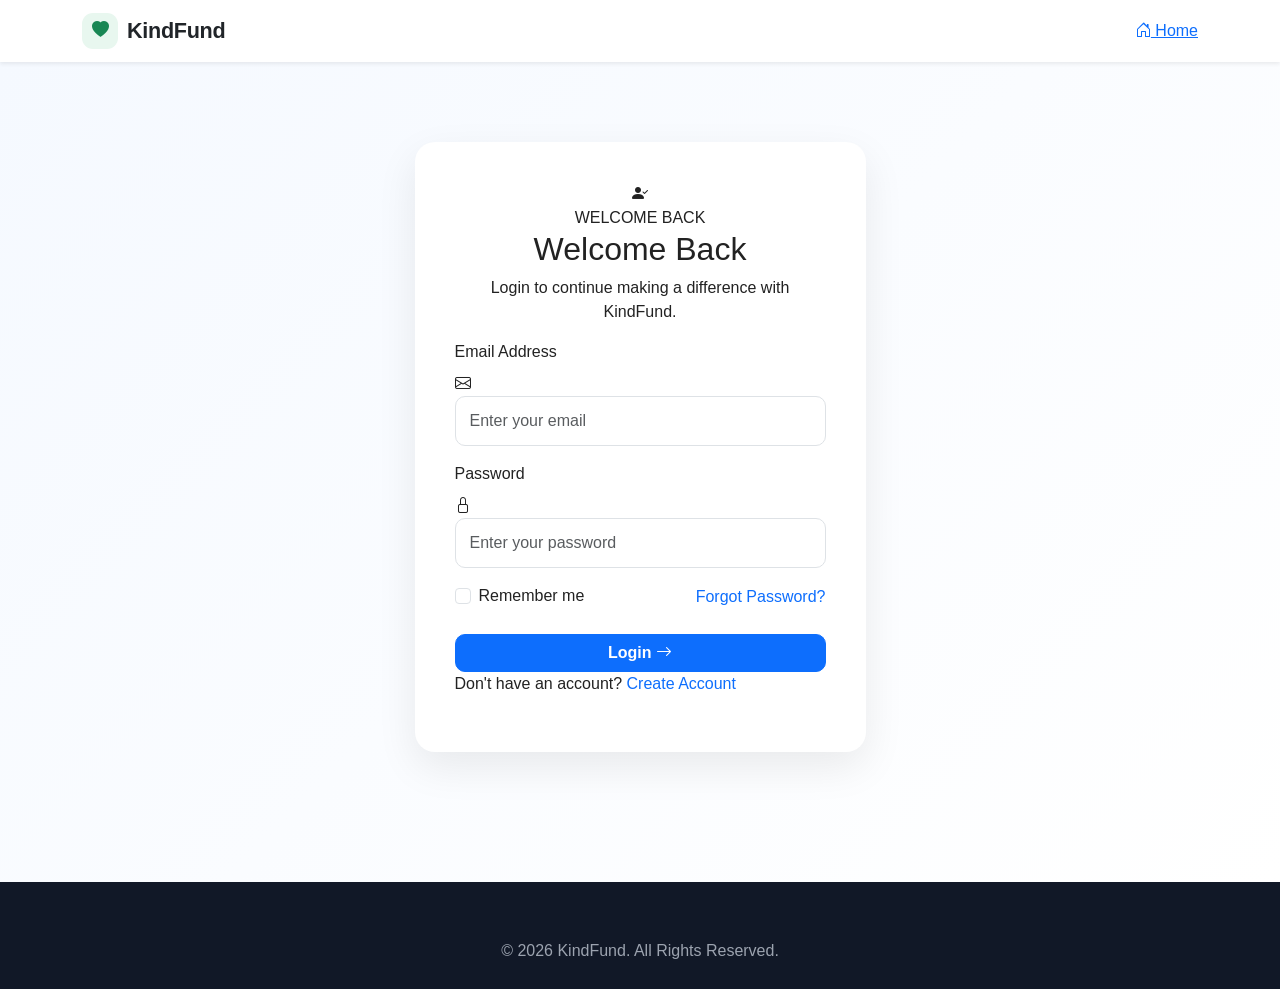
<file: dashboard.html>
<!DOCTYPE html>
<html lang="en">

<head>

    <meta charset="UTF-8">
    <meta name="viewport" content="width=device-width, initial-scale=1.0">

    <title>Dashboard | KindFund</title>

    <link href="https://cdn.jsdelivr.net/npm/bootstrap@5.3.3/dist/css/bootstrap.min.css"
          rel="stylesheet">

    <link rel="stylesheet"
          href="https://cdn.jsdelivr.net/npm/bootstrap-icons@1.11.3/font/bootstrap-icons.min.css">

    <link rel="stylesheet"
          href="css/style.css">

</head>

<body>

<!-- LOGIN CHECK -->
<script>

    if (localStorage.getItem("kindfundLoggedIn") !== "true") {

        alert("Please login to access your dashboard.");

        window.location.href = "login.html";

    }

</script>


<!-- NAVBAR -->
<nav class="navbar navbar-expand-lg bg-white shadow-sm">

    <div class="container">

        <a class="navbar-brand kindfund-logo"
           href="index.html">

            <img src="images/kindfund-logo.png"
                 alt="KindFund Logo"
                 class="kindfund-logo-img">

        </a>


        <div class="d-flex align-items-center gap-3">

            <span class="fw-semibold d-none d-md-block"
                  id="dashboardUserName">

                Welcome, Donor

            </span>


            <a href="index.html"
               class="btn btn-outline-primary"
               onclick="localStorage.removeItem('kindfundLoggedIn'); localStorage.removeItem('kindfundUser');">

                <i class="bi bi-box-arrow-right"></i>

                Logout

            </a>

        </div>

    </div>

</nav>


<!-- DASHBOARD -->
<section class="dashboard-section py-5">

    <div class="container">


        <!-- HEADING -->
        <div class="mb-4">

            <span class="home-page-kicker">

                <span class="kicker-dot"></span>

                MY DASHBOARD

            </span>


            <h1 class="fw-bold mt-2" id="dashboardWelcomeHeading">
                Welcome to KindFund
            </h1>


            <p class="text-muted">

                Track your donations and see the impact you are making.

            </p>

        </div>


        <!-- STAT CARDS -->
        <div class="row g-4 mb-5">


            <!-- TOTAL DONATIONS -->
            <div class="col-md-4">

                <div class="dashboard-stat-card">

                    <div class="dashboard-stat-icon">

                        <i class="bi bi-heart-fill"></i>

                    </div>


                    <div>

                        <p>Total Donations</p>

                        <h3 id="totalDonations">
                            ₹0
                        </h3>

                    </div>

                </div>

            </div>


            <!-- DONATIONS MADE -->
            <div class="col-md-4">

                <div class="dashboard-stat-card">

                    <div class="dashboard-stat-icon">

                        <i class="bi bi-receipt"></i>

                    </div>


                    <div>

                        <p>Donations Made</p>

                        <h3 id="donationsMade">
                            0
                        </h3>

                    </div>

                </div>

            </div>


            <!-- LIVES SUPPORTED -->
            <div class="col-md-4">

                <div class="dashboard-stat-card">

                    <div class="dashboard-stat-icon">

                        <i class="bi bi-people-fill"></i>

                    </div>


                    <div>

                        <p>Lives Supported</p>

                        <h3 id="livesSupported">
                            0+
                        </h3>

                    </div>

                </div>

            </div>

        </div>


        <!-- RECENT DONATIONS -->
        <div class="dashboard-card">


            <div class="d-flex justify-content-between align-items-center mb-4">

                <div>

                    <h4 class="fw-bold mb-1">
                        Recent Donations
                    </h4>


                    <p class="text-muted mb-0">
                        Your recent contribution history
                    </p>

                </div>


                <a href="campaigns.html"
                   class="btn btn-primary">

                    <i class="bi bi-heart"></i>

                    Donate Again

                </a>

            </div>


            <div class="table-responsive">

                <table class="table align-middle">


                    <thead>

                        <tr>

                            <th>Campaign</th>

                            <th>Category</th>

                            <th>Amount</th>

                            <th>Date</th>

                            <th>Status</th>

                        </tr>

                    </thead>


                    <tbody id="donationTableBody">

                        <tr>

                            <td colspan="5"
                                class="text-center text-muted py-4">

                                Loading donations...

                            </td>

                        </tr>

                    </tbody>


                </table>

            </div>

        </div>


        <!-- QUICK ACTIONS -->
        <div class="row g-4 mt-4">


            <!-- EXPLORE -->
            <div class="col-md-4">

                <a href="campaigns.html"
                   class="dashboard-action-card text-decoration-none">

                    <i class="bi bi-search"></i>

                    <h5>
                        Explore Campaigns
                    </h5>

                    <p>
                        Find campaigns that need your support.
                    </p>

                </a>

            </div>


            <!-- DONATION -->
            <div class="col-md-4">

                <a href="donate.html"
                   class="dashboard-action-card text-decoration-none">

                    <i class="bi bi-heart-fill"></i>

                    <h5>
                        Make a Donation
                    </h5>

                    <p>
                        Support a cause and make an impact.
                    </p>

                </a>

            </div>


            <!-- HOME -->
            <div class="col-md-4">

                <a href="index.html"
                   class="dashboard-action-card text-decoration-none">

                    <i class="bi bi-house"></i>

                    <h5>
                        Back to Home
                    </h5>

                    <p>
                        Return to the KindFund homepage.
                    </p>

                </a>

            </div>

        </div>

    </div>

</section>


<!-- FOOTER -->
<footer class="text-center py-4 bg-white border-top">

    <p class="mb-0 text-muted">

        © 2026 KindFund - Digital Donation & Charity Management

    </p>

</footer>


<!-- BOOTSTRAP -->
<script src="https://cdn.jsdelivr.net/npm/bootstrap@5.3.3/dist/js/bootstrap.bundle.min.js">
</script>


<script src="js/config.js"></script>
<!-- DASHBOARD JAVASCRIPT -->
<script>

    async function loadDashboard() {
        const storedUser = localStorage.getItem("kindfundUser");

        if (!storedUser) {
            alert("Please login first.");
            window.location.href = "login.html";
            return;
        }

        const user = JSON.parse(storedUser);

        // Update welcome headings
        const welcomeHeading = document.getElementById("dashboardWelcomeHeading");
        if (welcomeHeading) {
            welcomeHeading.textContent = "Welcome, " + (user.fullName || "Donor");
        }
        const userName = document.getElementById("dashboardUserName");
        if (userName) {
            userName.textContent = "Welcome, " + (user.fullName || "Donor");
            userName.classList.remove("d-none", "d-md-block");
        }

        let donations = [];
        try {
            const fetchFn = window.fetchWithTimeout || fetch;
            const response = await fetchFn(
                (window.API_BASE_URL || "http://localhost:8080") + "/api/donations/donor/" +
                encodeURIComponent(user.email),
                {},
                2000
            );

            if (response.ok) {
                const responseText = await response.text();
                donations = JSON.parse(responseText);
            } else {
                throw new Error("Server returned status " + response.status);
            }
        } catch (error) {
            console.warn("Backend unavailable, loading local donations:", error);
            const allDonations = window.getStoredDonations ? window.getStoredDonations() : [];
            const userEmail = (user.email || "").trim().toLowerCase();
            
            donations = allDonations.filter(d => (d.donorEmail || "").trim().toLowerCase() === userEmail);
            
            if (donations.length === 0 && userEmail === "testuser@gmail.com") {
                donations = allDonations;
            }
        }

        console.log("Dashboard Donations:", donations);

        // Update summary cards
        let totalAmount = 0;
        donations.forEach(function (donation) {
            totalAmount += Number(donation.amount || 0);
        });

        const totalDonations = document.getElementById("totalDonations");
        if (totalDonations) {
            totalDonations.textContent = "₹" + totalAmount.toLocaleString("en-IN");
        }

        const donationsMade = document.getElementById("donationsMade");
        if (donationsMade) {
            donationsMade.textContent = donations.length;
        }

        const livesSupported = document.getElementById("livesSupported");
        if (livesSupported) {
            livesSupported.textContent = (donations.length * 3) + "+";
        }

        // Populate table
        const tableBody = document.getElementById("donationTableBody");
        if (!tableBody) return;

        tableBody.innerHTML = "";

        if (donations.length === 0) {
            tableBody.innerHTML = `
                <tr>
                    <td colspan="5" class="text-center py-4 text-muted">
                        <p class="mb-2">No donations made yet.</p>
                        <a href="campaign.html" class="btn btn-sm btn-primary">
                            <i class="bi bi-heart-fill me-1"></i> Make Your First Donation
                        </a>
                    </td>
                </tr>
            `;
            return;
        }

        donations.forEach(function (donation) {
            const date = donation.donationDate ? new Date(donation.donationDate) : new Date();
            const formattedDate = date.toLocaleDateString("en-IN", {
                day: "2-digit",
                month: "short",
                year: "numeric"
            });

            const row = document.createElement("tr");
            row.innerHTML = `
                <td>
                    <strong>${donation.campaignName || "General Fund"}</strong>
                </td>
                <td>
                    <span class="badge bg-primary-subtle text-primary">
                        ${donation.category || "General"}
                    </span>
                </td>
                <td class="fw-bold text-success">
                    ₹${Number(donation.amount || 0).toLocaleString("en-IN")}
                </td>
                <td>
                    ${formattedDate}
                </td>
                <td>
                    <span class="badge bg-success-subtle text-success">
                        <i class="bi bi-check-circle-fill me-1"></i> ${donation.status || "SUCCESSFUL"}
                    </span>
                </td>
            `;
            tableBody.appendChild(row);
        });
    }

    // LOAD DASHBOARD
    loadDashboard();

</script>


</body>

</html>
</file>
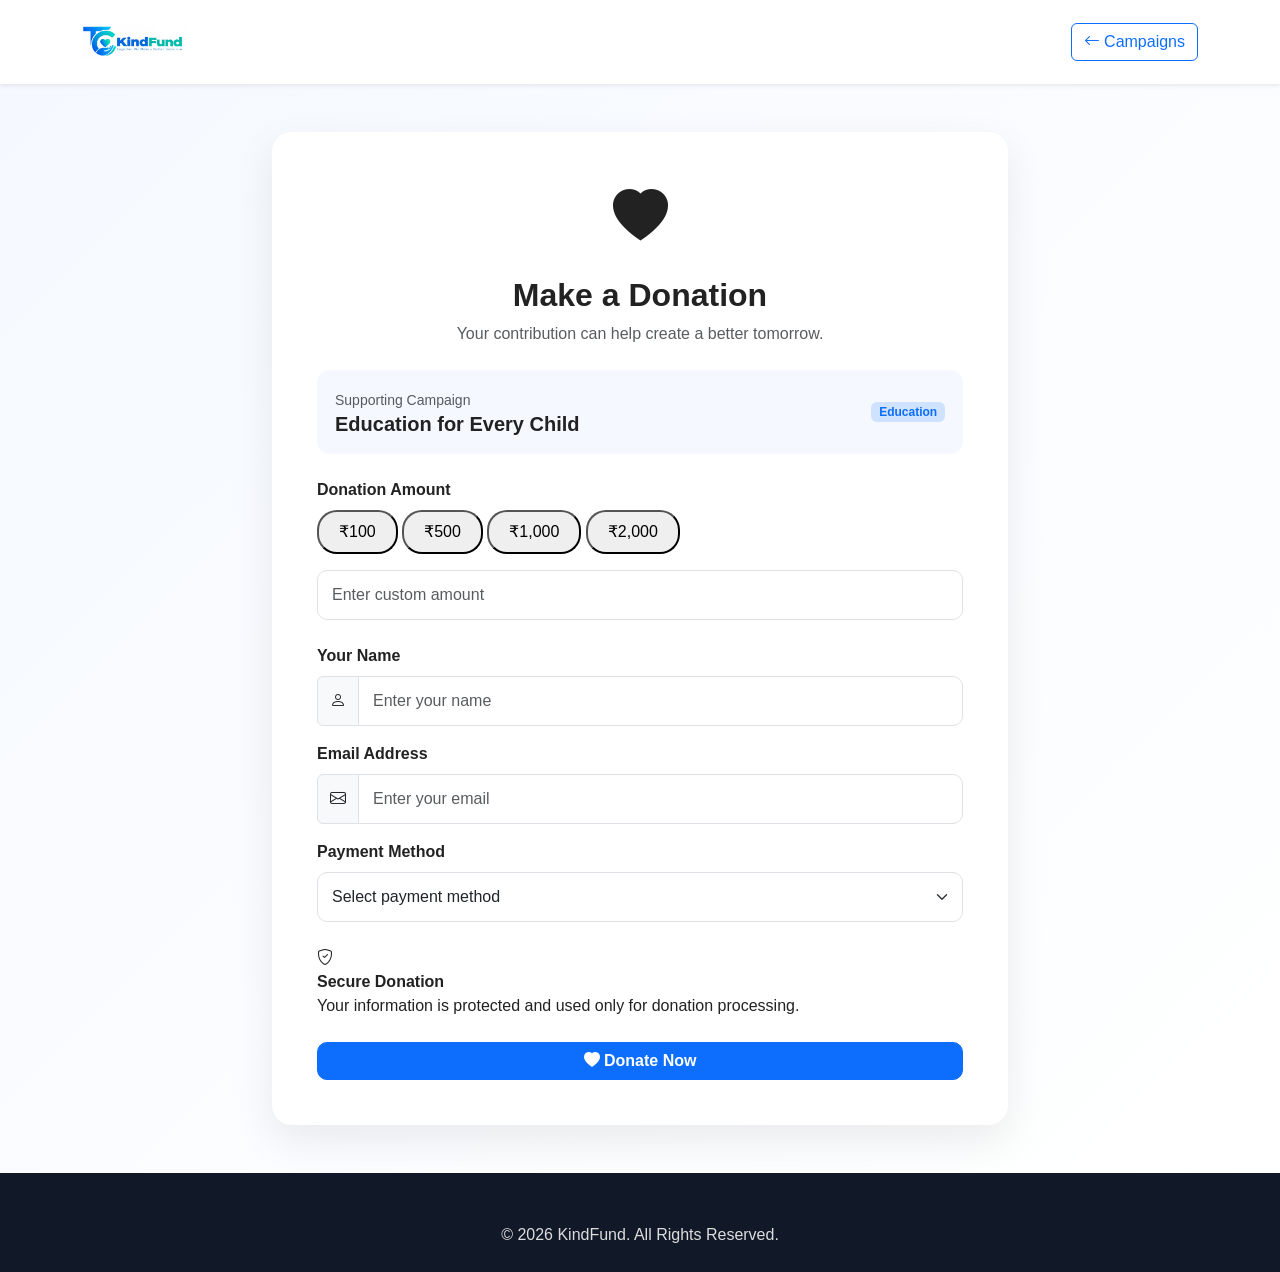
<file: donate.html>
<!DOCTYPE html>
<html lang="en">
<head>
    <meta charset="UTF-8">
    <meta name="viewport" content="width=device-width, initial-scale=1.0">

    <title>Donate - KindFund</title>

    <link href="https://cdn.jsdelivr.net/npm/bootstrap@5.3.3/dist/css/bootstrap.min.css"
          rel="stylesheet">

    <link rel="stylesheet"
          href="https://cdn.jsdelivr.net/npm/bootstrap-icons@1.11.3/font/bootstrap-icons.min.css">

    <link rel="stylesheet" href="css/style.css">
</head>

<body>

<!-- NAVBAR -->
<nav class="navbar navbar-expand-lg bg-white shadow-sm">
    <div class="container">

                 <a class="navbar-brand kindfund-logo" href="index.html">
                         <img src="images/kindfund-logo.png"
                          alt="KindFund Logo"
                      class="kindfund-logo-img">
                      </a>

        <a href="campaigns.html" 
        class="btn btn-outline-primary"
        onclick="window.location.href='campaign.html'
        ;return false;">
            <i class="bi bi-arrow-left"></i> Campaigns
        </a>

    </div>
</nav>


<!-- DONATION SECTION -->
<section class="donation-section py-5">

    <div class="container">

        <div class="row justify-content-center">

            <div class="col-lg-8">

                <div class="donation-card">

                    <!-- HEADER -->
                    <div class="text-center mb-4">

                        <div class="donation-icon">
                            <i class="bi bi-heart-fill"></i>
                        </div>

                        <h2 class="fw-bold mt-3">
                            Make a Donation
                        </h2>

                        <p class="text-muted">
                            Your contribution can help create a better tomorrow.
                        </p>

                    </div>


                    <!-- CAMPAIGN -->
                    <div class="selected-campaign mb-4">

                        <div>
                            <small class="text-muted">
                                Supporting Campaign
                            </small>

                            <h5 class="fw-bold mb-0" id="selectedCampaignTitle">
                                Education for Every Child
                            </h5>
                        </div>
                        <span class="badge bg-primary-subtle text-primary" id="selectedCampaignCategory">Education</span>

                        
                    </div>


                    <!-- FORM -->
                    <form id="donationForm">

                        <!-- AMOUNT -->
                        <div class="mb-4">

                            <label class="form-label fw-semibold">
                                Donation Amount
                            </label>

                            <div class="amount-buttons">

                                <button type="button"
                                        class="amount-btn"
                                        data-amount="100">
                                    ₹100
                                </button>

                                <button type="button"
                                        class="amount-btn"
                                        data-amount="500">
                                    ₹500
                                </button>

                                <button type="button"
                                        class="amount-btn"
                                        data-amount="1000">
                                    ₹1,000
                                </button>

                                <button type="button"
                                        class="amount-btn"
                                        data-amount="2000">
                                    ₹2,000
                                </button>

                            </div>

                            <input type="number"
                                   id="donationAmount"
                                   class="form-control mt-3"
                                   placeholder="Enter custom amount"
                                   min="1"
                                   required>

                        </div>


                        <!-- DONOR NAME -->
                        <div class="mb-3">

                            <label class="form-label fw-semibold">
                                Your Name
                            </label>

                            <div class="input-group">

                                <span class="input-group-text">
                                    <i class="bi bi-person"></i>
                                </span>

                                <input type="text" id="donorName" class="form-control" placeholder="Enter your name" required>

                            </div>

                        </div>


                        <!-- EMAIL -->
                        <div class="mb-3">

                            <label class="form-label fw-semibold">
                                Email Address
                            </label>

                            <div class="input-group">

                                <span class="input-group-text">
                                    <i class="bi bi-envelope"></i>
                                </span>

                                <input type="email" id="donorEmail" class="form-control" placeholder="Enter your email" required>

                            </div>

                        </div>


                        <!-- PAYMENT -->
                        <div class="mb-4">

                            <label class="form-label fw-semibold">
                                Payment Method
                            </label>

                            <select id="paymentMethod"
                                    class="form-select"
                                    required>

                                <option value="">
                                    Select payment method
                                </option>

                                <option value="upi">
                                    UPI
                                </option>

                                <option value="card">
                                    Debit / Credit Card
                                </option>

                                <option value="netbanking">
                                    Net Banking
                                </option>

                            </select>

                        </div>


                        <!-- SECURE INFO -->
                        <div class="secure-donation mb-4">

                            <i class="bi bi-shield-check"></i>

                            <div>
                                <strong>Secure Donation</strong>
                                <p class="mb-0">
                                    Your information is protected and used only
                                    for donation processing.
                                </p>
                            </div>

                        </div>


                        <!-- BUTTON -->
                        <button type="submit"
                                class="btn btn-primary w-100 donation-submit-btn">

                            <i class="bi bi-heart-fill"></i>
                            Donate Now

                        </button>

                    </form>

                </div>

            </div>

        </div>

    </div>

</section>


<!-- FOOTER -->
<footer class="footer-section">
    <div class="container text-center">
        <p class="mb-0">
            © 2026 KindFund. All Rights Reserved.
        </p>
    </div>
</footer>


<script src="js/config.js"></script>
<script src="js/script.js"></script>

</body>
</html>
</file>
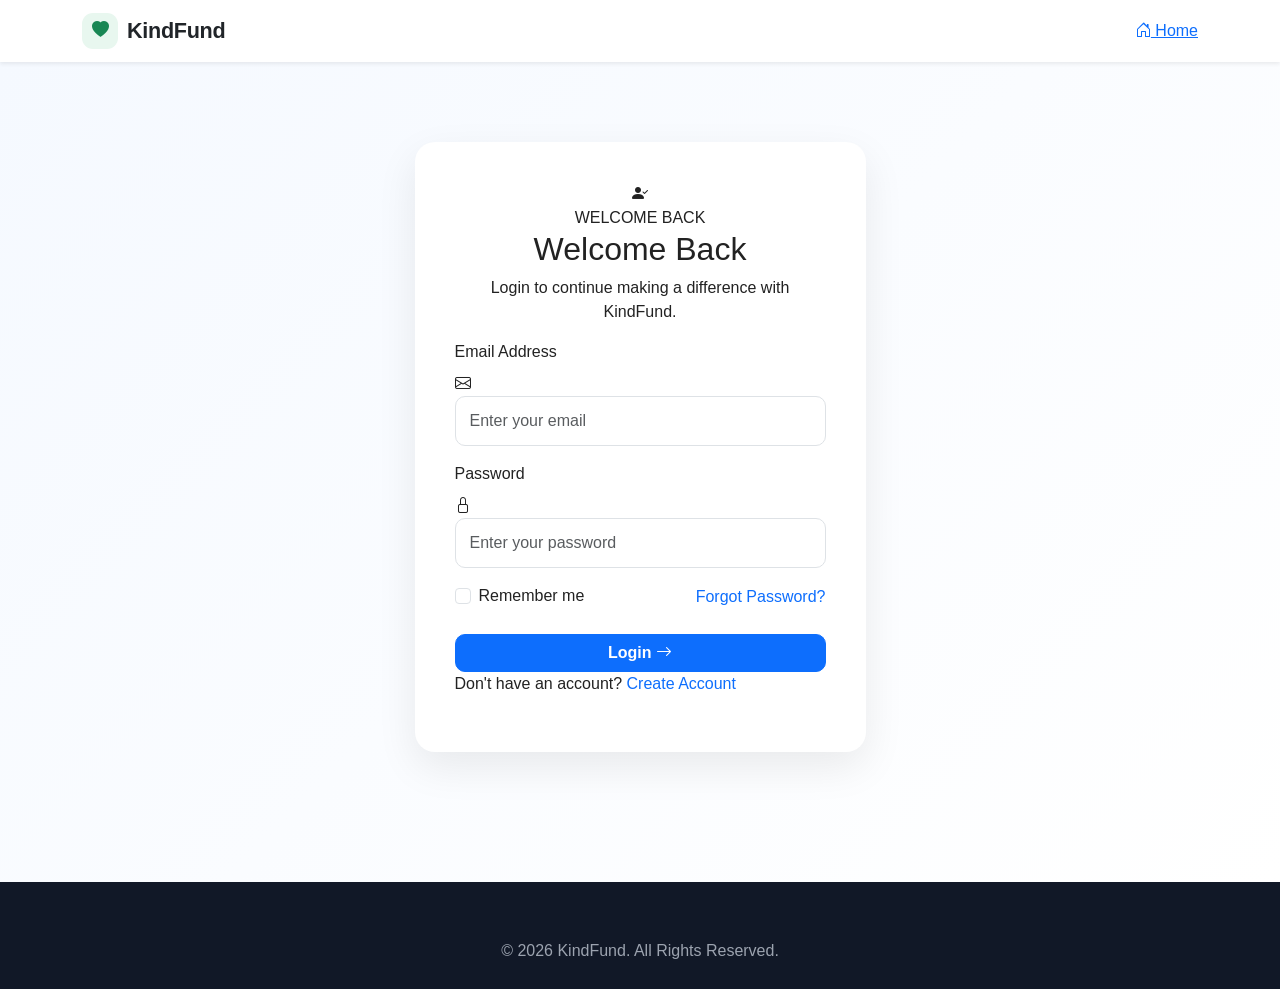
<file: login.html>
<!DOCTYPE html>
<html lang="en">

<head>

    <meta charset="UTF-8">
    <meta name="viewport" content="width=device-width, initial-scale=1.0">

    <title>Login - KindFund</title>

    <!-- Bootstrap -->
    <link href="https://cdn.jsdelivr.net/npm/bootstrap@5.3.3/dist/css/bootstrap.min.css"
          rel="stylesheet">

    <!-- Bootstrap Icons -->
    <link rel="stylesheet"
          href="https://cdn.jsdelivr.net/npm/bootstrap-icons@1.11.3/font/bootstrap-icons.min.css">

    <!-- Custom CSS -->
    <link rel="stylesheet" href="css/style.css">

</head>


<body>


<!-- ================= NAVBAR ================= -->

<nav class="navbar bg-white shadow-sm">

    <div class="container">

        <a class="navbar-brand kindfund-logo fw-bold"
           href="index.html">

            <span class="logo-mark">
                <i class="bi bi-heart-fill"></i>
            </span>

            KindFund

        </a>


        <a href="index.html"
           class="login-home-btn">

            <i class="bi bi-house-door"></i>
            Home

        </a>

    </div>

</nav>



<!-- ================= LOGIN ================= -->

<section class="login-section modern-login-section">

    <div class="container">

        <div class="row justify-content-center">

            <div class="col-md-6 col-lg-5">


                <div class="login-card modern-login-card">


                    <!-- Branding -->

                    <div class="text-center login-heading">

                        <div class="login-icon-modern">

                            <i class="bi bi-person-check-fill"></i>

                        </div>


                        <span class="login-label">
                            WELCOME BACK
                        </span>


                        <h2>
                            Welcome Back
                        </h2>


                        <p>
                            Login to continue making a difference
                            with KindFund.
                        </p>

                    </div>



                    <!-- Login Form -->

                    <form id="loginForm">


                        <!-- Email -->

                        <div class="mb-3">

                            <label class="form-label">
                                Email Address
                            </label>


                            <div class="input-icon-wrapper">

                                <i class="bi bi-envelope"></i>

                                <input type="email"
                                       class="form-control"
                                       placeholder="Enter your email"
                                       required>

                            </div>

                        </div>



                        <!-- Password -->

                        <div class="mb-3">

                            <label class="form-label">
                                Password
                            </label>


                            <div class="input-icon-wrapper">

                                <i class="bi bi-lock"></i>

                                <input type="password"
                                       class="form-control"
                                       placeholder="Enter your password"
                                       required>

                            </div>

                        </div>



                        <!-- Remember / Forgot -->

                        <div class="d-flex justify-content-between
                                    align-items-center mb-4">


                            <div class="form-check">

                                <input class="form-check-input"
                                       type="checkbox"
                                       id="remember">

                                <label class="form-check-label"
                                       for="remember">

                                    Remember me

                                </label>

                            </div>


                            <a href="#"
                               class="forgot-link">

                                Forgot Password?

                            </a>

                        </div>



                        <!-- Login Button -->

                        <button type="submit"
                                class="btn btn-primary w-100 login-submit-btn">

                            Login

                            <i class="bi bi-arrow-right"></i>

                        </button>


                    </form>



                    <!-- Register -->

                    <div class="login-register-link">

                        <p>

                            Don't have an account?

                            <a href="register.html">
                                Create Account
                            </a>

                        </p>

                    </div>


                </div>

            </div>

        </div>

    </div>

</section>



<!-- ================= FOOTER ================= -->

<footer class="modern-footer">

    <div class="container text-center">

        <p class="mb-0">
            © 2026 KindFund. All Rights Reserved.
        </p>

    </div>

</footer>



<!-- Bootstrap JS -->

<script src="https://cdn.jsdelivr.net/npm/bootstrap@5.3.3/dist/js/bootstrap.bundle.min.js"></script>


<!-- Custom JS -->

<script src="js/config.js"></script>
<script src="js/script.js"></script>


</body>

</html>
</file>
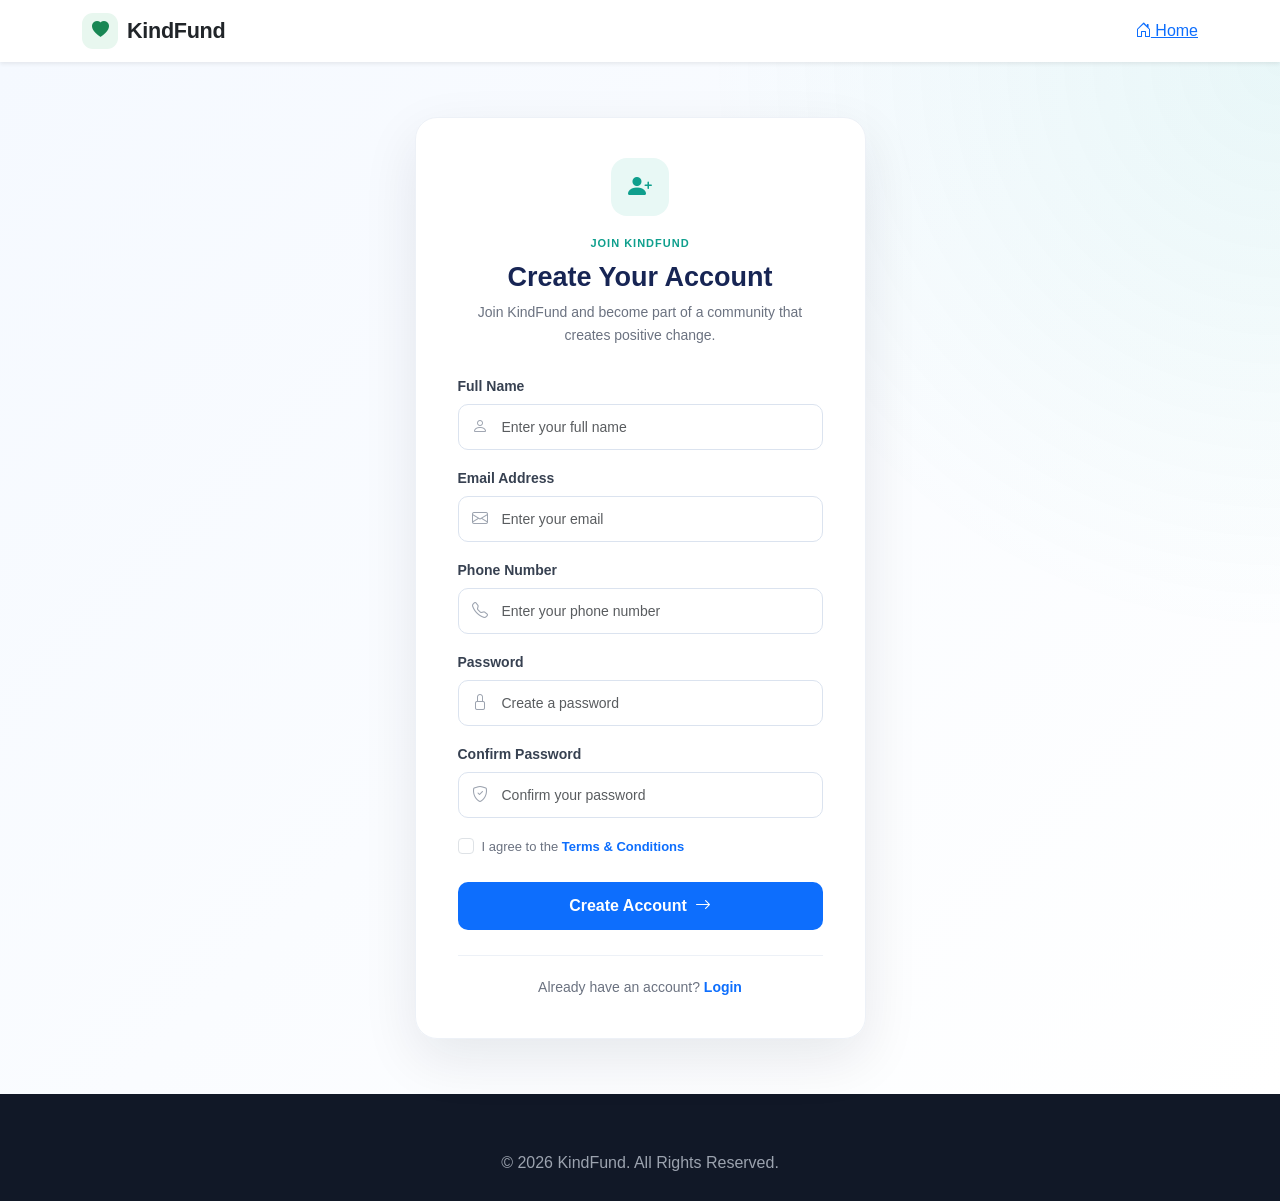
<file: register.html>
<!DOCTYPE html>
<html lang="en">

<head>

    <meta charset="UTF-8">
    <meta name="viewport" content="width=device-width, initial-scale=1.0">

    <title>Register - KindFund</title>

    <!-- Bootstrap -->
    <link href="https://cdn.jsdelivr.net/npm/bootstrap@5.3.3/dist/css/bootstrap.min.css"
          rel="stylesheet">

    <!-- Bootstrap Icons -->
    <link rel="stylesheet"
          href="https://cdn.jsdelivr.net/npm/bootstrap-icons@1.11.3/font/bootstrap-icons.min.css">

    <!-- Custom CSS -->
    <link rel="stylesheet" href="css/style.css">

</head>


<body>


<!-- ================= NAVBAR ================= -->

<nav class="navbar bg-white shadow-sm">

    <div class="container">

        <a class="navbar-brand kindfund-logo fw-bold"
           href="index.html">

            <span class="logo-mark">
                <i class="bi bi-heart-fill"></i>
            </span>

            KindFund

        </a>


        <a href="index.html"
           class="login-home-btn">

            <i class="bi bi-house-door"></i>
            Home

        </a>

    </div>

</nav>



<!-- ================= REGISTER ================= -->

<section class="register-section modern-register-section">

    <div class="container">

        <div class="row justify-content-center">

            <div class="col-md-7 col-lg-5">


                <div class="register-card modern-register-card">


                    <!-- Heading -->

                    <div class="text-center register-heading">

                        <div class="register-icon-modern">

                            <i class="bi bi-person-plus-fill"></i>

                        </div>


                        <span class="register-label">
                            JOIN KINDFUND
                        </span>


                        <h2>
                            Create Your Account
                        </h2>


                        <p>
                            Join KindFund and become part of a
                            community that creates positive change.
                        </p>

                    </div>



                    <!-- Register Form -->

                    <form id="registerForm">


                        <!-- Full Name -->

                        <div class="mb-3">

                            <label class="form-label">
                                Full Name
                            </label>


                            <div class="input-icon-wrapper">

                                <i class="bi bi-person"></i>

                                <input type="text"
                                       class="form-control"
                                       placeholder="Enter your full name"
                                       required>

                            </div>

                        </div>



                        <!-- Email -->

                        <div class="mb-3">

                            <label class="form-label">
                                Email Address
                            </label>


                            <div class="input-icon-wrapper">

                                <i class="bi bi-envelope"></i>

                                <input type="email"
                                       class="form-control"
                                       placeholder="Enter your email"
                                       required>

                            </div>

                        </div>



                        <!-- Phone -->

                        <div class="mb-3">

                            <label class="form-label">
                                Phone Number
                            </label>


                            <div class="input-icon-wrapper">

                                <i class="bi bi-telephone"></i>

                                <input type="tel"
                                       class="form-control"
                                       placeholder="Enter your phone number"
                                       minlength="10"
                                       maxlength="10"
                                       inputmode="numeric"
                                       required>

                            </div>

                        </div>



                        <!-- Password -->

                        <div class="mb-3">

                            <label class="form-label">
                                Password
                            </label>


                            <div class="input-icon-wrapper">

                                <i class="bi bi-lock"></i>

                                <input type="password"
                                       class="form-control"
                                       placeholder="Create a password"
                                       required>

                            </div>

                        </div>



                        <!-- Confirm Password -->

                        <div class="mb-3">

                            <label class="form-label">
                                Confirm Password
                            </label>


                            <div class="input-icon-wrapper">

                                <i class="bi bi-shield-check"></i>

                                <input type="password"
                                       class="form-control"
                                       placeholder="Confirm your password"
                                       required>

                            </div>

                        </div>



                        <!-- Terms -->

                        <div class="form-check mb-4">

                            <input class="form-check-input"
                                   type="checkbox"
                                   id="terms"
                                   required>


                            <label class="form-check-label"
                                   for="terms">

                                I agree to the
                                <a href="#" class="terms-link">
                                    Terms & Conditions
                                </a>

                            </label>

                        </div>



                        <!-- Create Account -->

                        <button type="submit"
                                class="btn btn-primary w-100 register-submit-btn">

                            Create Account

                            <i class="bi bi-arrow-right"></i>

                        </button>


                    </form>



                    <!-- Login -->

                    <div class="register-login-link">

                        <p>

                            Already have an account?

                            <a href="login.html">
                                Login
                            </a>

                        </p>

                    </div>


                </div>

            </div>

        </div>

    </div>

</section>



<!-- ================= FOOTER ================= -->

<footer class="modern-footer">

    <div class="container text-center">

        <p class="mb-0">
            © 2026 KindFund. All Rights Reserved.
        </p>

    </div>

</footer>



<!-- Bootstrap JS -->

<script src="https://cdn.jsdelivr.net/npm/bootstrap@5.3.3/dist/js/bootstrap.bundle.min.js"></script>


<!-- Custom JS -->

<script src="js/config.js"></script>
<script src="js/script.js"></script>


</body>

</html>
</file>
<file: css/style.css>
/* ================= GENERAL ================= */

body {
    font-family: Arial, sans-serif;
    color: #222;
}

html {
    scroll-behavior: smooth;
}

.navbar-brand {
    font-size: 1.5rem;
}

.nav-link {
    font-weight: 500;
}


/* ================= HERO ================= */

.hero-section {
    padding: 100px 0;
    background: linear-gradient(135deg, #f5f9ff, #ffffff);
    min-height: 600px;
}

.hero-card {
    background: white;
    padding: 50px 30px;
    border-radius: 25px;
    box-shadow: 0 15px 40px rgba(0, 0, 0, 0.08);
}

.heart-icon {
    font-size: 80px;
    margin-bottom: 20px;
}


/* ================= STATS ================= */

.stats-section {
    background: white;
}


/* ================= CAMPAIGNS ================= */

.campaign-card {
    border: none;
    border-radius: 15px;
    overflow: hidden;
    transition: 0.3s;
}

.campaign-card:hover {
    transform: translateY(-8px);
}

.campaign-image {
    height: 180px;
    display: flex;
    align-items: center;
    justify-content: center;
    font-size: 70px;
}

.education {
    background: #e8f1ff;
}

.medical {
    background: #ffe9e9;
}

.food {
    background: #fff4d8;
}


/* ================= ABOUT ================= */

.about-box {
    background: #f8f9fa;
    padding: 35px;
    border-radius: 20px;
}

.about-item {
    display: flex;
    gap: 20px;
    margin-bottom: 25px;
}

.about-item:last-child {
    margin-bottom: 0;
}

.about-item span {
    font-size: 35px;
}

.about-item h5 {
    margin-bottom: 5px;
}

.about-item p {
    color: #777;
    margin: 0;
}


/* ================= CTA ================= */

.cta-section {
    background: #0d6efd;
    color: white;
}


/* ================= FOOTER ================= */

.footer-section {
    background: #111827;
    color: #ddd;
    padding: 50px 0 25px;
}

.footer-section a {
    display: block;
    color: #aaa;
    text-decoration: none;
    margin-bottom: 10px;
}

.footer-section a:hover {
    color: white;
}

.footer-section hr {
    border-color: #444;
}


/* ================= RESPONSIVE ================= */

@media (max-width: 768px) {

    .hero-section {
        padding: 70px 0;
    }

    .hero-section h1 {
        font-size: 2.4rem;
    }

}
/* ================= REGISTER PAGE ================= */

.register-section {
    min-height: calc(100vh - 80px);
    padding: 70px 0;
    background: linear-gradient(135deg, #f5f9ff, #ffffff);
}

.register-card {
    background: white;
    padding: 40px;
    border-radius: 20px;
    box-shadow: 0 15px 40px rgba(0, 0, 0, 0.08);
}

.register-icon {
    font-size: 50px;
    margin-bottom: 10px;
}

.register-card .form-control {
    padding: 12px 14px;
    border-radius: 10px;
}

.register-card .form-control:focus {
    box-shadow: 0 0 0 0.2rem rgba(13, 110, 253, 0.15);
}

.register-card .btn-primary {
    border-radius: 10px;
    font-weight: 600;
}

@media (max-width: 576px) {

    .register-section {
        padding: 40px 15px;
    }

    .register-card {
        padding: 25px 20px;
    }

}
/* ================= LOGIN PAGE ================= */

.login-section {
    min-height: calc(100vh - 80px);
    padding: 80px 0;
    background: linear-gradient(135deg, #f5f9ff, #ffffff);
}

.login-card {
    background: white;
    padding: 40px;
    border-radius: 20px;
    box-shadow: 0 15px 40px rgba(0, 0, 0, 0.08);
}

.login-icon {
    font-size: 50px;
    margin-bottom: 10px;
}

.login-card .form-control {
    padding: 12px 14px;
    border-radius: 10px;
}

.login-card .form-control:focus {
    box-shadow: 0 0 0 0.2rem rgba(13, 110, 253, 0.15);
}

.login-card .btn-primary {
    border-radius: 10px;
    font-weight: 600;
}

.login-card a {
    text-decoration: none;
}

@media (max-width: 576px) {

    .login-section {
        padding: 40px 15px;
    }

    .login-card {
        padding: 25px 20px;
    }

}
/* ================= CAMPAIGNS PAGE ================= */

.campaign-header {
    padding: 70px 0 40px;
    background: linear-gradient(135deg, #f5f9ff, #ffffff);
}

.search-box {
    padding: 13px 18px;
    border-radius: 12px;
}

.category-btn {
    margin: 5px;
    border-radius: 20px;
    padding: 8px 18px;
}

.campaign-page-card {
    border: none;
    border-radius: 15px;
    overflow: hidden;
    transition: 0.3s;
}

.campaign-page-card:hover {
    transform: translateY(-7px);
    box-shadow: 0 15px 30px rgba(0, 0, 0, 0.10) !important;
}

.campaign-page-card .campaign-image {
    height: 190px;
}

.campaign-page-card .progress {
    height: 8px;
    border-radius: 10px;
}

.campaign-page-card .progress-bar {
    border-radius: 10px;
}

.campaign-page-card .btn {
    border-radius: 10px;
}
/* ================= DONATION PAGE ================= */

.donation-section {
    min-height: calc(100vh - 80px);
    padding: 70px 0;
    background: linear-gradient(135deg, #f5f9ff, #ffffff);
}

.donation-card {
    background: white;
    padding: 45px;
    border-radius: 20px;
    box-shadow: 0 15px 40px rgba(0, 0, 0, 0.08);
}

.donation-icon {
    font-size: 55px;
    margin-bottom: 10px;
}

.selected-campaign {
    background: #f5f9ff;
    border-radius: 12px;
    padding: 18px;
    margin-bottom: 30px;

    display: flex;
    justify-content: space-between;
    align-items: center;
}

.donation-card .form-control,
.donation-card .form-select {
    padding: 12px 14px;
    border-radius: 10px;
}

.quick-amounts {
    display: flex;
    gap: 10px;
    flex-wrap: wrap;
}

.amount-btn {
    border-radius: 20px;
    padding: 8px 20px;
}

.donation-card .btn-primary {
    border-radius: 10px;
    font-weight: 600;
}

@media (max-width: 576px) {

    .donation-section {
        padding: 40px 15px;
    }

    .donation-card {
        padding: 25px 20px;
    }

    .selected-campaign {
        flex-direction: column;
        align-items: flex-start;
        gap: 10px;
    }

}
/* =========================================================
   MODERN KINDFUND HOME PAGE
   ========================================================= */


/* ================= LOGO ================= */

.kindfund-logo {
    font-size: 1.5rem;
    color: #172554;
}

.logo-heart {
    color: #e63946;
    margin-right: 7px;
}


/* ================= NAVBAR ================= */

.nav-link {
    font-weight: 500;
    color: #374151;
    margin-left: 8px;
}

.nav-link:hover,
.nav-link.active {
    color: #0d6efd;
}

.nav-login,
.nav-register {
    border-radius: 9px;
    padding: 8px 17px;
}


/* ================= HERO ================= */

.modern-hero {
    padding: 80px 0;
    background:
        linear-gradient(135deg, #f5f9ff 0%, #ffffff 55%, #eef6ff 100%);
}

.hero-badge {
    display: inline-flex;
    align-items: center;
    gap: 7px;
    padding: 7px 14px;
    background: #e8f2ff;
    color: #0d6efd;
    border-radius: 30px;
    font-size: 14px;
    font-weight: 600;
}

.hero-badge i {
    color: #e63946;
}

.hero-title {
    font-size: 3.7rem;
    line-height: 1.12;
    font-weight: 800;
    color: #111827;
    margin-top: 20px;
}

.hero-title span {
    color: #0d6efd;
}

.hero-description {
    font-size: 1.12rem;
    line-height: 1.7;
    color: #6b7280;
    max-width: 600px;
}

.hero-buttons {
    margin-top: 28px;
}

.hero-buttons .btn {
    border-radius: 11px;
    padding: 12px 22px;
    font-weight: 600;
}

.hero-donate-btn {
    box-shadow: 0 8px 20px rgba(13, 110, 253, 0.22);
}

.hero-trust {
    display: flex;
    gap: 25px;
    flex-wrap: wrap;
    color: #6b7280;
    font-size: 14px;
}

.hero-trust i {
    color: #198754;
    margin-right: 5px;
}


/* ================= GIVE HOPE CARD ================= */

.hope-card {
    background: white;
    border-radius: 25px;
    overflow: hidden;
    box-shadow: 0 20px 50px rgba(0, 0, 0, 0.12);
}

.hope-image {
    width: 100%;
    height: 300px;
    object-fit: cover;
    display: block;
}

.hope-content {
    padding: 25px 28px 28px;
}

.hope-title {
    display: flex;
    align-items: center;
    gap: 15px;
}

.hope-title h3 {
    margin: 0;
    font-weight: 700;
    color: #172554;
}

.hope-title p {
    margin: 5px 0 0;
    color: #6b7280;
}

.hope-icon {
    width: 50px;
    height: 50px;
    border-radius: 14px;
    display: flex;
    align-items: center;
    justify-content: center;
    background: #eaf2ff;
    color: #0d6efd;
    font-size: 22px;
}

.hope-stats {
    display: flex;
    align-items: center;
    margin-top: 25px;
}

.hope-stats h4 {
    margin: 0;
    font-size: 1.6rem;
    font-weight: 800;
    color: #111827;
}

.hope-stats span {
    color: #6b7280;
    font-size: 13px;
}

.hope-stats > div:not(.hope-divider) {
    flex: 1;
}

.hope-divider {
    height: 45px;
    width: 1px;
    background: #d1d5db;
}


/* ================= IMPACT STATS ================= */

.impact-section {
    padding: 55px 0;
    background: white;
}

.impact-card {
    padding: 27px;
    border-radius: 18px;
    min-height: 190px;
    transition: 0.3s ease;
    border: 1px solid rgba(0, 0, 0, 0.03);
}

.impact-card:hover {
    transform: translateY(-7px);
    box-shadow: 0 15px 35px rgba(0, 0, 0, 0.09);
}

.impact-icon {
    width: 48px;
    height: 48px;
    border-radius: 13px;
    display: flex;
    align-items: center;
    justify-content: center;
    font-size: 22px;
    margin-bottom: 18px;
}

.impact-card h2 {
    font-size: 1.8rem;
    font-weight: 800;
    margin: 0;
}

.impact-card p {
    font-weight: 600;
    margin: 5px 0;
}

.impact-card small {
    color: #6b7280;
    font-size: 12px;
}


/* Green */

.impact-green {
    background: #edf9f2;
}

.impact-green .impact-icon {
    background: #d4f2df;
    color: #198754;
}

.impact-green h2 {
    color: #116b43;
}


/* Blue */

.impact-blue {
    background: #edf5ff;
}

.impact-blue .impact-icon {
    background: #d8e9ff;
    color: #0d6efd;
}

.impact-blue h2 {
    color: #174ea6;
}


/* Orange */

.impact-orange {
    background: #fff6e9;
}

.impact-orange .impact-icon {
    background: #ffe8bf;
    color: #e88900;
}

.impact-orange h2 {
    color: #a95f00;
}


/* Purple */

.impact-purple {
    background: #f3efff;
}

.impact-purple .impact-icon {
    background: #e5dcff;
    color: #6f42c1;
}

.impact-purple h2 {
    color: #55319b;
}


/* ================= POPULAR CAMPAIGNS ================= */

.popular-section {
    padding: 75px 0;
    background: #f8fafc;
}

.section-heading {
    display: flex;
    justify-content: space-between;
    align-items: end;
    gap: 30px;
    margin-bottom: 35px;
}

.section-heading > div > span,
.section-label {
    color: #0d6efd;
    font-weight: 700;
    font-size: 14px;
    letter-spacing: 0.5px;
}

.section-heading h2 {
    margin-top: 8px;
    margin-bottom: 6px;
    font-weight: 800;
    color: #172554;
}

.section-heading p {
    margin: 0;
    color: #6b7280;
}

.view-campaign-btn {
    border-radius: 10px;
    font-weight: 600;
    white-space: nowrap;
}


/* ================= CAMPAIGN CARD ================= */

.modern-campaign-card {
    background: white;
    border-radius: 18px;
    overflow: hidden;
    height: 100%;
    box-shadow: 0 8px 25px rgba(0, 0, 0, 0.06);
    transition: 0.3s ease;
}

.modern-campaign-card:hover {
    transform: translateY(-8px);
    box-shadow: 0 18px 40px rgba(0, 0, 0, 0.12);
}

.campaign-photo {
    position: relative;
    height: 215px;
    overflow: hidden;
}

.campaign-photo img {
    width: 100%;
    height: 100%;
    object-fit: cover;
    transition: 0.5s ease;
}

.modern-campaign-card:hover .campaign-photo img {
    transform: scale(1.05);
}

.campaign-badge {
    position: absolute;
    top: 15px;
    left: 15px;
    padding: 7px 13px;
    border-radius: 20px;
    font-size: 12px;
    font-weight: 700;
    background: white;
}

.education-badge {
    color: #0d6efd;
}

.medical-badge {
    color: #dc3545;
}

.food-badge {
    color: #c47a00;
}

.campaign-content {
    padding: 23px;
}

.campaign-content h4 {
    color: #172554;
    font-size: 1.15rem;
    font-weight: 750;
}

.campaign-content p {
    color: #6b7280;
    line-height: 1.6;
    min-height: 52px;
}

.campaign-progress .progress {
    height: 7px;
    border-radius: 20px;
    background: #e5e7eb;
}

.campaign-progress .progress-bar {
    border-radius: 20px;
}

.campaign-money {
    display: flex;
    justify-content: space-between;
    margin-top: 8px;
    font-size: 13px;
}

.campaign-money strong {
    color: #111827;
}

.campaign-money span {
    color: #6b7280;
}

.campaign-donate {
    margin-top: 18px;
    border-radius: 10px;
    font-weight: 600;
    padding: 10px;
}


/* ================= ABOUT ================= */

.modern-about {
    padding: 80px 0;
    background: white;
}

.modern-about h2 {
    font-size: 2.3rem;
    font-weight: 800;
    color: #172554;
    margin-top: 10px;
}

.modern-about p {
    color: #6b7280;
    line-height: 1.7;
}

.about-feature-box {
    background: #f8fafc;
    border-radius: 22px;
    padding: 30px;
}

.about-feature {
    display: flex;
    align-items: center;
    gap: 18px;
    padding: 18px 0;
    border-bottom: 1px solid #e5e7eb;
}

.about-feature:first-child {
    padding-top: 0;
}

.about-feature:last-child {
    border-bottom: none;
    padding-bottom: 0;
}

.about-feature h5 {
    color: #172554;
    margin-bottom: 4px;
    font-weight: 700;
}

.about-feature p {
    margin: 0;
    font-size: 14px;
}

.feature-icon {
    min-width: 52px;
    height: 52px;
    border-radius: 14px;
    display: flex;
    align-items: center;
    justify-content: center;
    font-size: 21px;
}

.secure {
    background: #e5f7ed;
    color: #198754;
}

.tracking {
    background: #e7f0ff;
    color: #0d6efd;
}

.causes {
    background: #fff1da;
    color: #e88900;
}


/* ================= CTA ================= */

.modern-cta {
    padding: 70px 20px;
    background: linear-gradient(135deg, #0d6efd, #174ea6);
    color: white;
}

.cta-icon {
    font-size: 35px;
    margin-bottom: 10px;
}

.modern-cta h2 {
    font-weight: 800;
}

.modern-cta p {
    opacity: 0.9;
}

.modern-cta .btn {
    border-radius: 11px;
    font-weight: 600;
    padding: 12px 25px;
}


/* ================= FOOTER ================= */

.modern-footer {
    background: #111827;
    color: #d1d5db;
    padding: 55px 0 25px;
}

.modern-footer h4 {
    color: white;
    font-weight: 800;
}

.modern-footer h4 i {
    color: #e63946;
}

.modern-footer h6 {
    color: white;
    margin-bottom: 18px;
}

.modern-footer p {
    color: #9ca3af;
    line-height: 1.7;
}

.modern-footer a {
    display: block;
    text-decoration: none;
    color: #9ca3af;
    margin-bottom: 10px;
}

.modern-footer a:hover {
    color: white;
}

.modern-footer hr {
    border-color: #374151;
}


/* ================= RESPONSIVE ================= */

@media (max-width: 991px) {

    .hero-title {
        font-size: 3rem;
    }

    .modern-hero {
        padding: 60px 0;
    }

}

@media (max-width: 768px) {

    .hero-title {
        font-size: 2.5rem;
    }

    .section-heading {
        align-items: flex-start;
        flex-direction: column;
    }

    .hope-image {
        height: 250px;
    }

}

@media (max-width: 576px) {

    .modern-hero {
        padding: 45px 15px;
    }

    .hero-title {
        font-size: 2.2rem;
    }

    .hero-buttons {
        display: flex;
        flex-direction: column;
        gap: 10px;
    }

    .hero-buttons .btn {
        width: 100%;
    }

    .hero-trust {
        flex-direction: column;
        gap: 8px;
    }

    .popular-section,
    .modern-about {
        padding: 55px 15px;
    }

    .hope-content {
        padding: 20px;
    }

}
/* =========================================================
   MODERN CAMPAIGNS PAGE
   ========================================================= */


/* ================= PAGE HEADER ================= */

.modern-campaign-header {
    padding: 70px 0 55px;
    background: linear-gradient(135deg, #f5f9ff, #ffffff);
}

.campaign-page-label {
    display: inline-flex;
    align-items: center;
    gap: 7px;
    color: #0d6efd;
    font-size: 13px;
    font-weight: 700;
    letter-spacing: 0.6px;
}

.campaign-page-label i {
    color: #e63946;
}

.modern-campaign-header h1 {
    font-size: 3rem;
    font-weight: 800;
    color: #172554;
    margin-top: 12px;
}

.modern-campaign-header p {
    color: #6b7280;
    font-size: 1.05rem;
    margin-top: 10px;
}


/* ================= CAMPAIGN SECTION ================= */

.modern-campaigns-section {
    padding: 65px 0 80px;
    background: #f8fafc;
}


/* ================= SEARCH ================= */

.campaign-search-wrapper {
    display: flex;
    justify-content: center;
    margin-bottom: 25px;
}

.campaign-search {
    width: 100%;
    max-width: 650px;
    height: 55px;
    background: white;
    border: 1px solid #e5e7eb;
    border-radius: 14px;
    display: flex;
    align-items: center;
    padding: 0 18px;
    box-shadow: 0 6px 20px rgba(0, 0, 0, 0.04);
}

.campaign-search i {
    color: #6b7280;
    font-size: 19px;
    margin-right: 12px;
}

.campaign-search input {
    border: none;
    outline: none;
    width: 100%;
    font-size: 15px;
    color: #111827;
}

.campaign-search input::placeholder {
    color: #9ca3af;
}


/* ================= CATEGORY FILTERS ================= */

.campaign-filters {
    display: flex;
    justify-content: center;
    flex-wrap: wrap;
    gap: 9px;
}

.category-btn {
    border: 1px solid #dbe3ef;
    background: white;
    color: #4b5563;
    border-radius: 25px;
    padding: 9px 17px;
    font-size: 14px;
    font-weight: 600;
    transition: 0.25s ease;
    margin: 0;
}

.category-btn i {
    margin-right: 5px;
}

.category-btn:hover {
    border-color: #0d6efd;
    color: #0d6efd;
    transform: translateY(-2px);
}

.category-btn.active {
    background: #0d6efd;
    border-color: #0d6efd;
    color: white;
    box-shadow: 0 6px 16px rgba(13, 110, 253, 0.2);
}


/* ================= REAL CAMPAIGN CARD ================= */

.real-campaign-card {
    height: 100%;
    background: white;
    border-radius: 18px;
    overflow: hidden;
    box-shadow: 0 7px 25px rgba(0, 0, 0, 0.06);
    transition: 0.3s ease;
}

.real-campaign-card:hover {
    transform: translateY(-8px);
    box-shadow: 0 18px 40px rgba(0, 0, 0, 0.12);
}


/* ================= IMAGE ================= */

.real-campaign-image {
    height: 220px;
    position: relative;
    overflow: hidden;
}

.real-campaign-image img {
    width: 100%;
    height: 100%;
    object-fit: cover;
    display: block;
    transition: transform 0.5s ease;
}

.real-campaign-card:hover .real-campaign-image img {
    transform: scale(1.06);
}


/* ================= BADGES ================= */

.real-badge {
    position: absolute;
    left: 16px;
    top: 16px;
    padding: 7px 13px;
    border-radius: 20px;
    background: white;
    font-size: 12px;
    font-weight: 700;
    box-shadow: 0 4px 12px rgba(0, 0, 0, 0.12);
}

.education-badge {
    color: #0d6efd;
}

.medical-badge {
    color: #dc3545;
}

.food-badge {
    color: #b76a00;
}

.shelter-badge {
    color: #198754;
}

.environment-badge {
    color: #16804b;
}


/* ================= CARD CONTENT ================= */

.real-campaign-body {
    padding: 23px;
}

.real-campaign-body h4 {
    font-size: 1.15rem;
    font-weight: 750;
    color: #172554;
    margin-bottom: 10px;
}

.real-campaign-body p {
    color: #6b7280;
    font-size: 14px;
    line-height: 1.6;
    min-height: 45px;
    margin-bottom: 20px;
}


/* ================= FUNDING ================= */

.campaign-fund-info {
    display: flex;
    justify-content: space-between;
    align-items: center;
    margin-bottom: 8px;
}

.campaign-fund-info strong {
    color: #111827;
    font-size: 15px;
}

.campaign-fund-info span {
    color: #6b7280;
    font-size: 12px;
}


/* ================= PROGRESS ================= */

.modern-progress {
    width: 100%;
    height: 7px;
    background: #e5e7eb;
    border-radius: 20px;
    overflow: hidden;
}

.modern-progress div {
    height: 100%;
    background: #0d6efd;
    border-radius: 20px;
}

.campaign-percent {
    text-align: right;
    color: #6b7280;
    font-size: 11px;
    margin-top: 6px;
}


/* ================= DONATE BUTTON ================= */

.modern-donate-btn {
    margin-top: 17px;
    padding: 10px;
    border-radius: 10px;
    font-weight: 600;
}

.modern-donate-btn i {
    margin-left: 5px;
    font-size: 12px;
}


/* ================= NO RESULTS ================= */

.no-results {
    text-align: center;
    padding: 70px 20px;
}

.no-results-icon {
    width: 65px;
    height: 65px;
    margin: 0 auto 18px;
    border-radius: 50%;
    background: #eaf2ff;
    color: #0d6efd;
    display: flex;
    align-items: center;
    justify-content: center;
    font-size: 25px;
}

.no-results h4 {
    font-weight: 700;
    color: #172554;
}

.no-results p {
    color: #6b7280;
}


/* ================= MOBILE ================= */

@media (max-width: 768px) {

    .modern-campaign-header {
        padding: 55px 15px 40px;
    }

    .modern-campaign-header h1 {
        font-size: 2.4rem;
    }

    .modern-campaigns-section {
        padding: 45px 15px 60px;
    }

    .real-campaign-image {
        height: 210px;
    }

}

@media (max-width: 576px) {

    .modern-campaign-header h1 {
        font-size: 2rem;
    }

    .campaign-filters {
        gap: 7px;
    }

    .category-btn {
        padding: 8px 13px;
        font-size: 13px;
    }

}
/* ================= KIND FUND COMMON BRANDING ================= */

.kindfund-logo {
    display: flex;
    align-items: center;
    gap: 9px;
    color: #212529 !important;
    font-size: 1.35rem;
    letter-spacing: -0.3px;
}

.logo-mark {
    width: 36px;
    height: 36px;
    display: inline-flex;
    align-items: center;
    justify-content: center;
    border-radius: 11px;
    background: #e8f7ef;
    color: #198754;
    font-size: 17px;
}


/* ================= PAGE KICKER ================= */

.page-kicker {
    display: inline-flex;
    align-items: center;
    gap: 7px;
    font-size: 0.72rem;
    font-weight: 700;
    letter-spacing: 1.4px;
    color: #198754;
}

.kicker-dot {
    width: 7px;
    height: 7px;
    background: #198754;
    border-radius: 50%;
    display: inline-block;
}


/* ================= AUTH ICON ================= */

.auth-icon {
    width: 68px;
    height: 68px;
    margin: 0 auto 18px;
    border-radius: 20px;
    display: flex;
    align-items: center;
    justify-content: center;
    background: #e8f7ef;
    color: #198754;
    font-size: 28px;
}


/* ================= LOGIN INPUTS ================= */

.login-card .input-group-text {
    background: #f8f9fa;
    border-right: 0;
    color: #198754;
}

.login-card .input-group .form-control {
    border-left: 0;
}

.login-card .input-group:focus-within .input-group-text,
.login-card .input-group:focus-within .form-control {
    border-color: #86b7fe;
}


/* ================= LOGIN BUTTON ================= */

.login-card .btn-primary {
    transition: all 0.25s ease;
}

.login-card .btn-primary:hover {
    transform: translateY(-2px);
}
/* =========================================================
   MODERN REGISTER PAGE
   ========================================================= */

.modern-register-section {
    min-height: calc(100vh - 70px);
    padding: 55px 15px;
    background:
        radial-gradient(circle at top right,
        rgba(20, 184, 166, 0.08),
        transparent 35%),
        linear-gradient(135deg, #f5f9ff, #ffffff);
}


.modern-register-card {
    padding: 40px 42px;
    border-radius: 22px;
    background: rgba(255, 255, 255, 0.97);
    border: 1px solid #edf1f7;
    box-shadow: 0 20px 55px rgba(15, 23, 42, 0.09);
}


/* Register heading */

.register-heading {
    margin-bottom: 28px;
}


.register-icon-modern {
    width: 58px;
    height: 58px;
    margin: 0 auto 14px;

    display: flex;
    align-items: center;
    justify-content: center;

    border-radius: 16px;

    background: #e8f8f5;
    color: #0f9f8d;

    font-size: 24px;
}


.register-label {
    color: #0f9f8d;
    font-size: 11px;
    font-weight: 800;
    letter-spacing: 1px;
}


.register-heading h2 {
    color: #172554;
    font-size: 27px;
    font-weight: 800;
    margin-top: 7px;
    margin-bottom: 8px;
}


.register-heading p {
    color: #6b7280;
    font-size: 14px;
    line-height: 1.6;
    margin-bottom: 0;
}


/* Labels */

.modern-register-card .form-label {
    color: #374151;
    font-size: 14px;
    font-weight: 600;
    margin-bottom: 7px;
}


/* Inputs */

.modern-register-card .input-icon-wrapper {
    position: relative;
}


.modern-register-card .input-icon-wrapper i {
    position: absolute;
    left: 14px;
    top: 50%;
    transform: translateY(-50%);

    color: #9ca3af;
    font-size: 16px;

    z-index: 2;
}


.modern-register-card .input-icon-wrapper .form-control {
    height: 46px;
    padding-left: 43px;

    border: 1px solid #dbe3ef;
    border-radius: 10px;

    font-size: 14px;
}


.modern-register-card .input-icon-wrapper .form-control:focus {
    border-color: #0d6efd;

    box-shadow:
        0 0 0 3px rgba(13, 110, 253, 0.10);
}


/* Terms */

.modern-register-card .form-check-label {
    color: #6b7280;
    font-size: 13px;
}


.modern-register-card .form-check-input {
    cursor: pointer;
}


.terms-link {
    color: #0d6efd;
    text-decoration: none;
    font-weight: 600;
}


.terms-link:hover {
    text-decoration: underline;
}


/* Register button */

.register-submit-btn {
    height: 48px;
    border-radius: 10px;
    font-weight: 700;
    border: none;

    display: flex;
    align-items: center;
    justify-content: center;
    gap: 8px;

    transition: 0.25s ease;
}


.register-submit-btn:hover {
    transform: translateY(-2px);
    box-shadow: 0 8px 20px rgba(13, 110, 253, 0.22);
}


/* Login link */

.register-login-link {
    text-align: center;
    margin-top: 25px;
    padding-top: 21px;
    border-top: 1px solid #edf1f7;
}


.register-login-link p {
    color: #6b7280;
    font-size: 14px;
    margin: 0;
}


.register-login-link a {
    color: #0d6efd;
    font-weight: 700;
    text-decoration: none;
}


.register-login-link a:hover {
    text-decoration: underline;
}


/* Mobile */

@media (max-width: 576px) {

    .modern-register-section {
        padding: 40px 15px;
    }

    .modern-register-card {
        padding: 30px 22px;
    }

}
/* =========================================================
   KINDFUND HOME BRANDING
   ========================================================= */

.home-page-kicker {
    display: inline-flex;
    align-items: center;
    gap: 9px;

    padding: 8px 14px;

    background: #eef6ff;
    border: 1px solid #dcecff;
    border-radius: 50px;

    color: #0d6efd;

    font-size: 11px;
    font-weight: 800;
    letter-spacing: 1px;
}


.kicker-dot {
    width: 7px;
    height: 7px;
    border-radius: 50%;
    background: #14b8a6;

    box-shadow: 0 0 0 4px rgba(20, 184, 166, 0.10);
}
/* ================= ACTUAL KINDFUND LOGO ================= */

.kindfund-logo-img {
    width: 120px;
    height: auto;
    display: block;
    object-fit: contain;
}
/* ===== KIND FUND LOGO ===== */

.kindfund-logo {
    display: flex;
    align-items: center;
    text-decoration: none;
}

.kindfund-logo-img {
    width: 105px;
    height: 58px;
    object-fit: contain;
    display: block;
}
kindfund-logo-img {
    width: 110px;
    height: 60px;
    object-fit: contain;
    display: block;
}

.kindfund-logo {
    display: flex;
    align-items: center;
}
/* ===== DASHBOARD PAGE ===== */

.dashboard-section {
    min-height: calc(100vh - 140px);
    background: #f7faff;
}

.dashboard-stat-card {
    background: #ffffff;
    border: 1px solid #e8eef7;
    border-radius: 18px;
    padding: 25px;
    display: flex;
    align-items: center;
    gap: 18px;
    box-shadow: 0 10px 30px rgba(15, 23, 42, 0.06);
}

.dashboard-stat-icon {
    width: 55px;
    height: 55px;
    border-radius: 15px;
    background: #eaf3ff;
    color: #0d6efd;
    display: flex;
    align-items: center;
    justify-content: center;
    font-size: 22px;
}

.dashboard-stat-card p {
    margin: 0;
    color: #64748b;
    font-size: 14px;
}

.dashboard-stat-card h3 {
    margin: 4px 0 0;
    font-weight: 700;
}

.dashboard-card {
    background: #ffffff;
    border: 1px solid #e8eef7;
    border-radius: 20px;
    padding: 30px;
    box-shadow: 0 10px 30px rgba(15, 23, 42, 0.06);
}

.dashboard-card .table {
    margin-bottom: 0;
}

.dashboard-card th {
    color: #64748b;
    font-size: 13px;
    font-weight: 600;
    border-bottom: 1px solid #e5e7eb;
}

.dashboard-card td {
    padding-top: 18px;
    padding-bottom: 18px;
    border-color: #eef2f7;
}

.dashboard-action-card {
    display: block;
    background: #ffffff;
    border: 1px solid #e8eef7;
    border-radius: 18px;
    padding: 25px;
    color: #172033;
    transition: 0.2s;
    height: 100%;
}

.dashboard-action-card:hover {
    transform: translateY(-4px);
    box-shadow: 0 12px 30px rgba(15, 23, 42, 0.08);
}

.dashboard-action-card i {
    font-size: 28px;
    color: #0d6efd;
}

.dashboard-action-card h5 {
    margin-top: 15px;
    font-weight: 700;
}

.dashboard-action-card p {
    color: #64748b;
    margin-bottom: 0;
}
</file>
